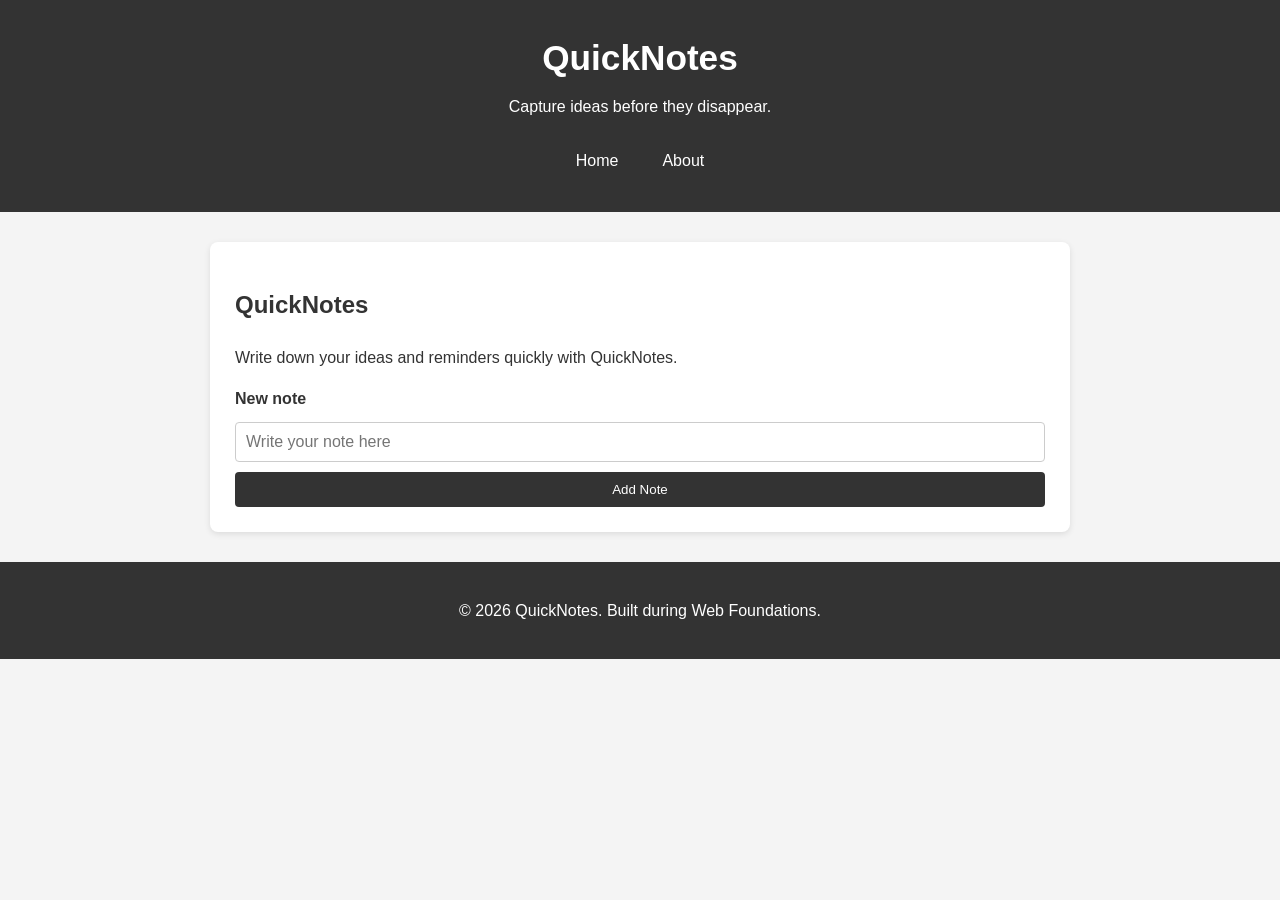
<file: day2 - Copy/index.html>
<!DOCTYPE html>
<html lang="en">
<head>
  <meta charset="UTF-8">
  <meta name="viewport" content="width=device-width, initial-scale=1.0">
  <title>QuickNotes</title>

  <!-- Shared CSS -->
  <link rel="stylesheet" href="style.css">
</head>

<body>

  <header>
    <h1>QuickNotes</h1>
    <p>Capture ideas before they disappear.</p>

    <nav>
      <a href="index.html">Home</a>
      <a href="about.html">About</a>
    </nav>
  </header>

  <main>
    <section>
      <h2>QuickNotes</h2>

      <p>
        Write down your ideas and reminders quickly with QuickNotes.
      </p>

      <form>
        <label for="note">New note</label>
        <input type="text" id="note" name="note" placeholder="Write your note here">

        <button type="submit">Add Note</button>
      </form>
    </section>
  </main>

  <footer>
    <p>&copy; 2026 QuickNotes. Built during Web Foundations.</p>
  </footer>

</body>
</html>
</file>
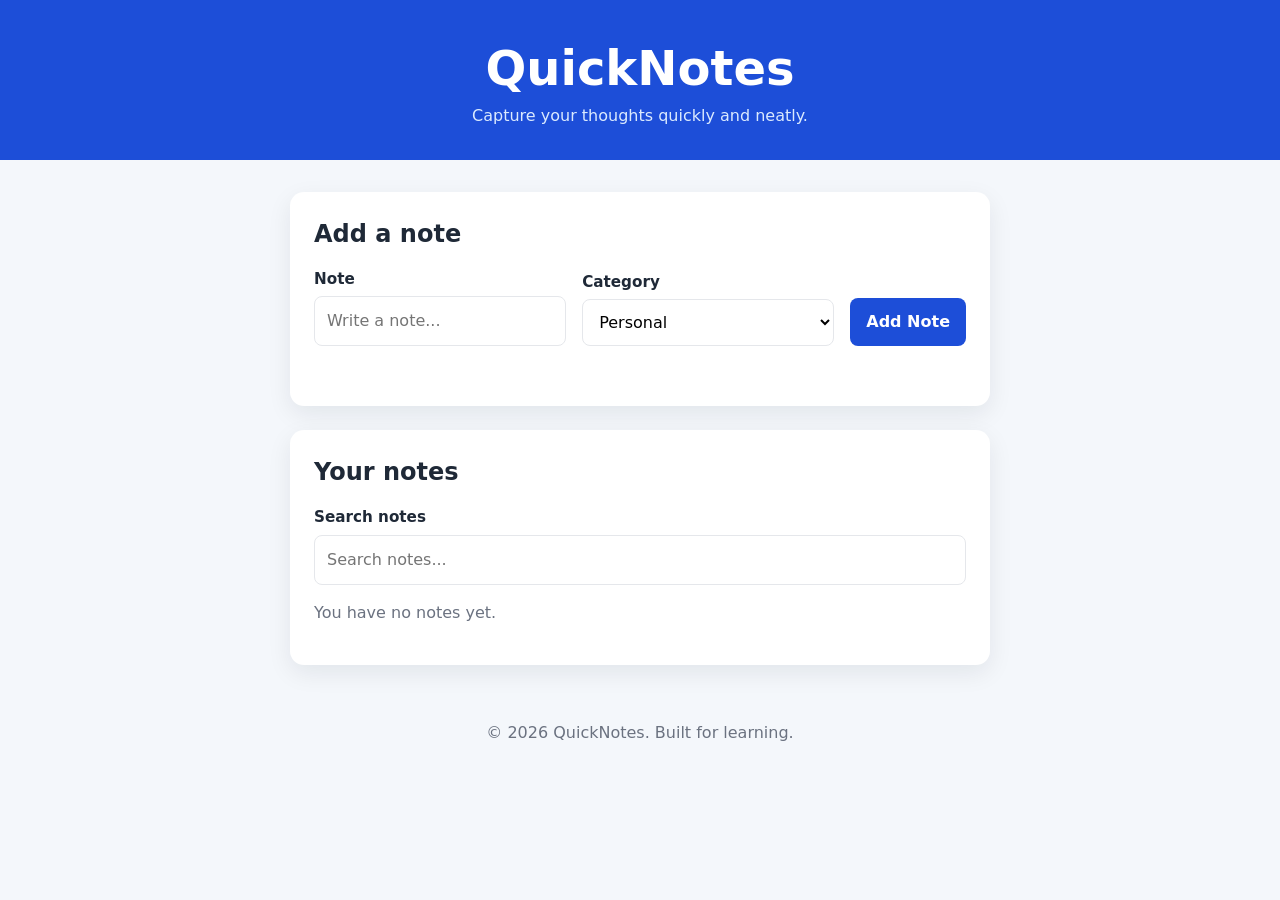
<file: day2/index.html>
<!DOCTYPE html>
<html lang="en">
<head>
  <meta charset="UTF-8">
  <meta name="viewport" content="width=device-width, initial-scale=1.0">
  <title>QuickNotes</title>
  <link rel="stylesheet" href="style.css">
  <script src="script.js" defer></script>
</head>
<body>
  <header>
    <h1>QuickNotes</h1>
    <p>Capture your thoughts quickly and neatly.</p>
  </header>

  <main>
    <section aria-labelledby="add-note-heading">
      <h2 id="add-note-heading">Add a note</h2>

      <form id="note-form">
        <div class="form-group">
          <label for="note-input">Note</label>
          <input
            id="note-input"
            name="note"
            type="text"
            placeholder="Write a note..."
            autocomplete="off"
          >
        </div>

        <div class="form-group">
          <label for="note-category">Category</label>
          <select id="note-category" name="category">
            <option value="Personal">Personal</option>
            <option value="Work">Work</option>
            <option value="Study">Study</option>
          </select>
        </div>

        <button type="submit">Add Note</button>
      </form>

      <p id="error-message" class="error" role="alert" aria-live="polite"></p>
    </section>

    <section aria-labelledby="notes-heading">
      <h2 id="notes-heading">Your notes</h2>

      <div class="search-group">
        <label for="search-input">Search notes</label>
        <input id="search-input" type="search" placeholder="Search notes...">
      </div>

      <p id="note-count"></p>
      <ul id="notes-list"></ul>
    </section>
  </main>

  <footer>
    <p>&copy; 2026 QuickNotes. Built for learning.</p>
  </footer>
</body>
</html>
</file>
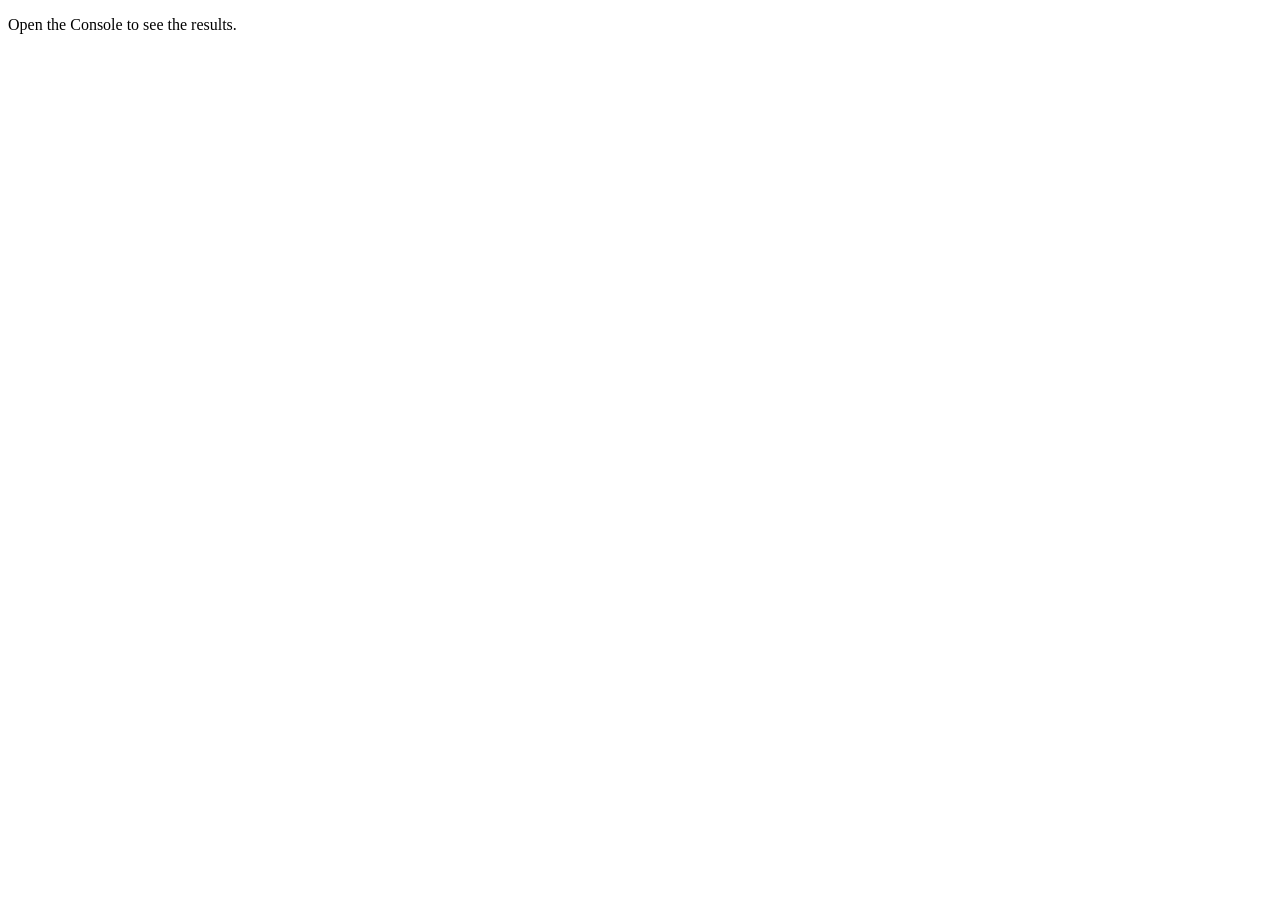
<file: day3/index.html>
<!DOCTYPE html>
<html lang="en">
<head>
    <meta charset="UTF-8">
    <meta name="viewport" content="width=device-width, initial-scale=1.0">
    <title>Notes Toolkit</title>
    <script src="script.js" defer></script>
</head>
<body>

    <p>Open the Console to see the results.</p>

</body>
</html>
</file>
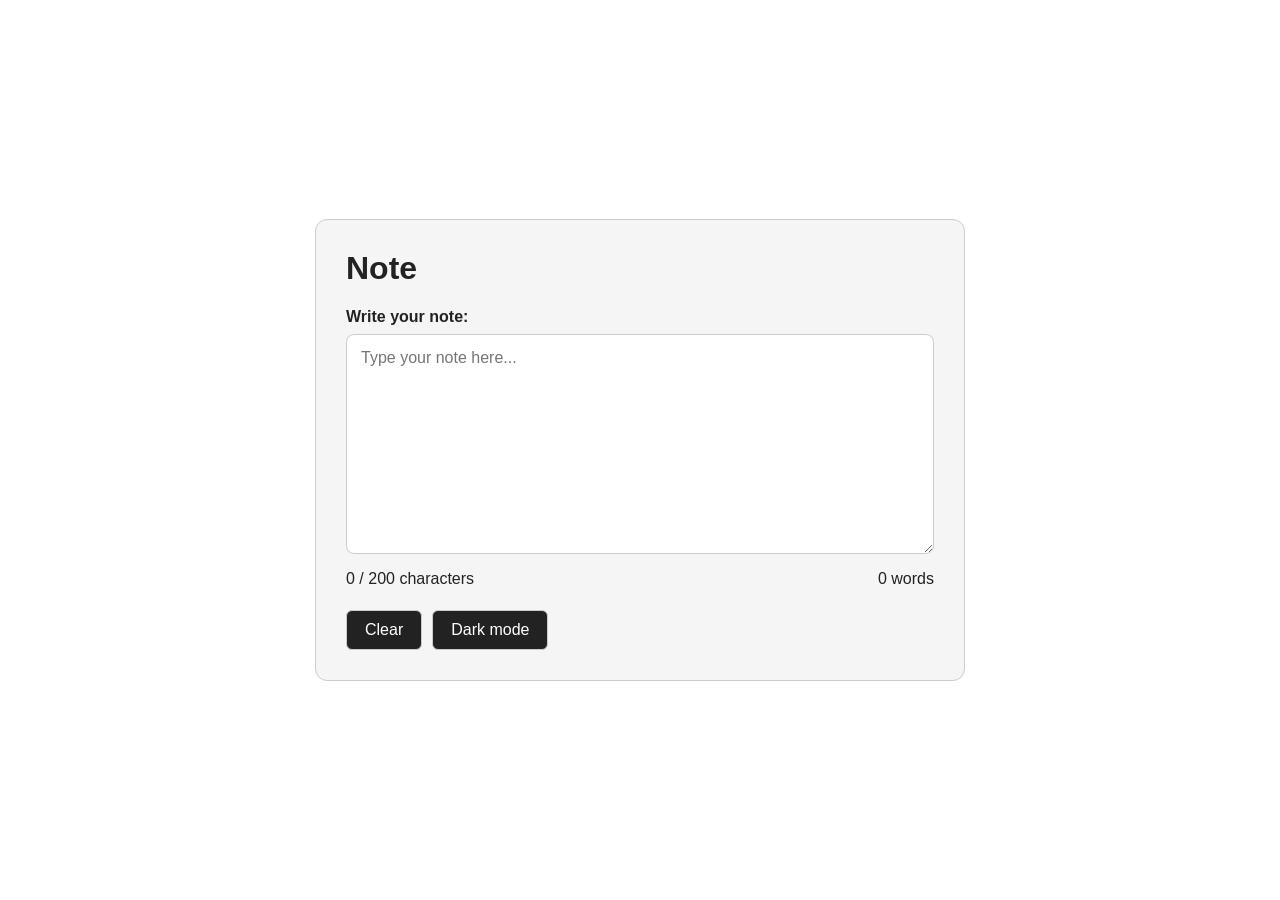
<file: day4/index.html>
<!DOCTYPE html>
<html lang="en">
<head>
    <meta charset="UTF-8">
    <meta name="viewport" content="width=device-width, initial-scale=1.0">
    <title>Day 4 - Note Counter</title>
    <link rel="stylesheet" href="style.css">
    <script src="script.js" defer></script>
</head>
<body>
    <main class="container">
        <h1>Note</h1>

        <label for="note-text">Write your note:</label>
        <textarea id="note-text" maxlength="200" placeholder="Type your note here..."></textarea>

        <div class="counters">
            <p id="char-count">0 / 200 characters</p>
            <p id="word-count">0 words</p>
        </div>

        <div class="actions">
            <button id="clear-btn" type="button">Clear</button>
            <button id="theme-toggle" type="button">Dark mode</button>
        </div>
    </main>
</body>
</html>
</file>
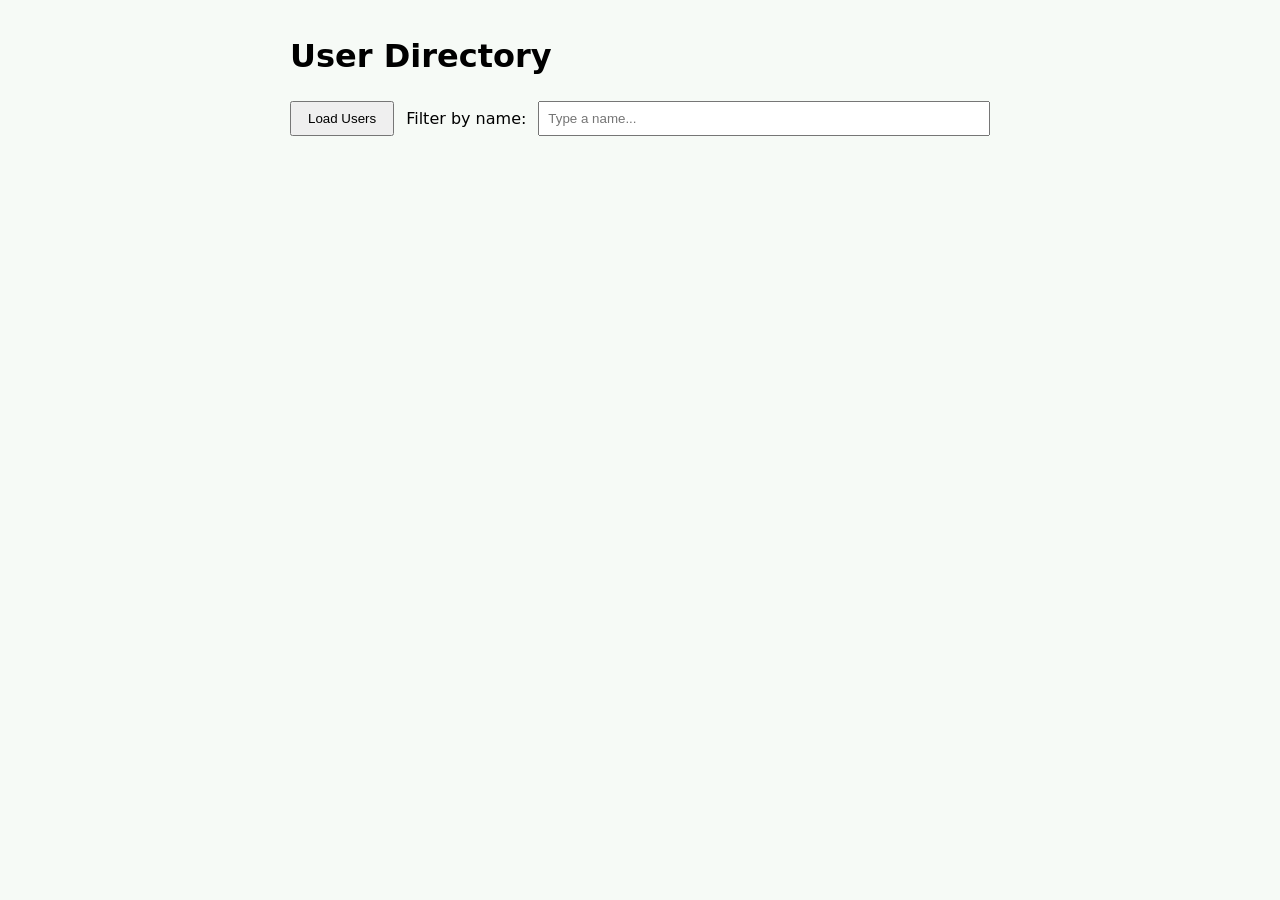
<file: day5/index.html>
<!DOCTYPE html>
<html lang="en">
<head>
  <meta charset="UTF-8" />
  <meta name="viewport" content="width=device-width, initial-scale=1.0" />
  <title>User Directory</title>
  <style>
    body {
      background-color: #f6faf6;
      font-family: system-ui, sans-serif;
      max-width: 700px;
      margin: 2rem auto;
      padding: 0 1rem;
      line-height: 1.5;
    }
    .controls {
      display: flex;
      gap: 0.75rem;
      align-items: center;
      flex-wrap: wrap;
      margin-bottom: 1rem;
    }
    button {
      padding: 0.5rem 1rem;
      cursor: pointer;
    }
    button:disabled {
      cursor: not-allowed;
      opacity: 0.6;
    }
    input {
      padding: 0.5rem;
      flex: 1;
      min-width: 200px;
    }
    #status {
      font-weight: bold;
      min-height: 1.5em;
    }
    #status.error { color: #b00020; }
    #status.success { color: #0a7a0a; }
    ul { list-style: none; padding: 0; }
    li {
      border: 1px solid #ddd;
      border-radius: 6px;
      padding: 0.75rem 1rem;
      margin-bottom: 0.75rem;
    }
    li h3 { margin: 0 0 0.25rem; }
    li p { margin: 0.15rem 0; color: #444; }
  </style>
</head>
<body>
  <h1>User Directory</h1>

  <div class="controls">
    <button id="load-users">Load Users</button>
    <label for="filter-input">Filter by name:</label>
    <input
      type="text"
      id="filter-input"
      placeholder="Type a name..."
      autocomplete="off"
    />
  </div>

  <p id="status"></p>
  <ul id="users-list"></ul>

  <script src="users.js" defer></script>
</body>
</html>
</file>
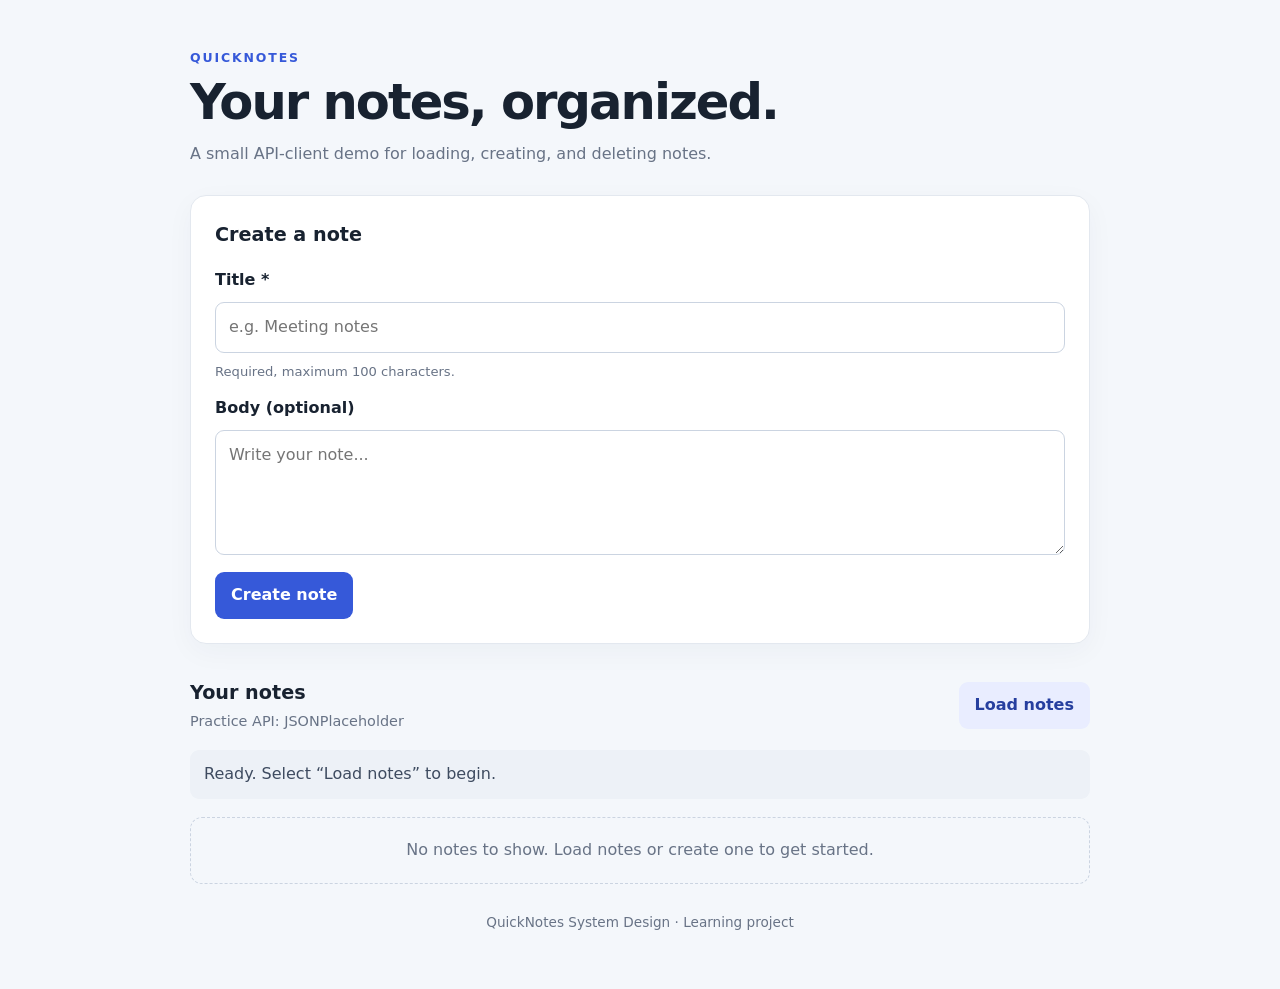
<file: day7/quicknotes-system-design/index.html>
<!doctype html>
<html lang="en">
<head>
  <meta charset="utf-8">
  <meta name="viewport" content="width=device-width, initial-scale=1">
  <title>QuickNotes</title>
  <link rel="stylesheet" href="style.css">
  <script src="api.js" defer></script>
</head>
<body>
  <main class="container">
    <header>
      <p class="eyebrow">QUICKNOTES</p>
      <h1>Your notes, organized.</h1>
      <p class="intro">A small API-client demo for loading, creating, and deleting notes.</p>
    </header>

    <section class="panel" aria-labelledby="create-heading">
      <h2 id="create-heading">Create a note</h2>
      <form id="note-form" novalidate>
        <label for="title-input">Title <span aria-hidden="true">*</span></label>
        <input id="title-input" name="title" type="text" maxlength="100" required
               placeholder="e.g. Meeting notes" aria-describedby="title-help">
        <small id="title-help">Required, maximum 100 characters.</small>
        <label for="body-input">Body (optional)</label>
        <textarea id="body-input" name="body" rows="4" placeholder="Write your note..."></textarea>
        <button id="submit-btn" type="submit">Create note</button>
      </form>
    </section>

    <section class="notes-section" aria-labelledby="notes-heading">
      <div class="section-heading">
        <div><h2 id="notes-heading">Your notes</h2><p>Practice API: JSONPlaceholder</p></div>
        <button id="load-btn" class="button-secondary" type="button">Load notes</button>
      </div>
      <p id="status" class="status" role="status" aria-live="polite">Ready. Select “Load notes” to begin.</p>
      <ul id="notes-list" aria-label="Notes list"></ul>
    </section>
    <footer>QuickNotes System Design · Learning project</footer>
  </main>
</body>
</html>
</file>
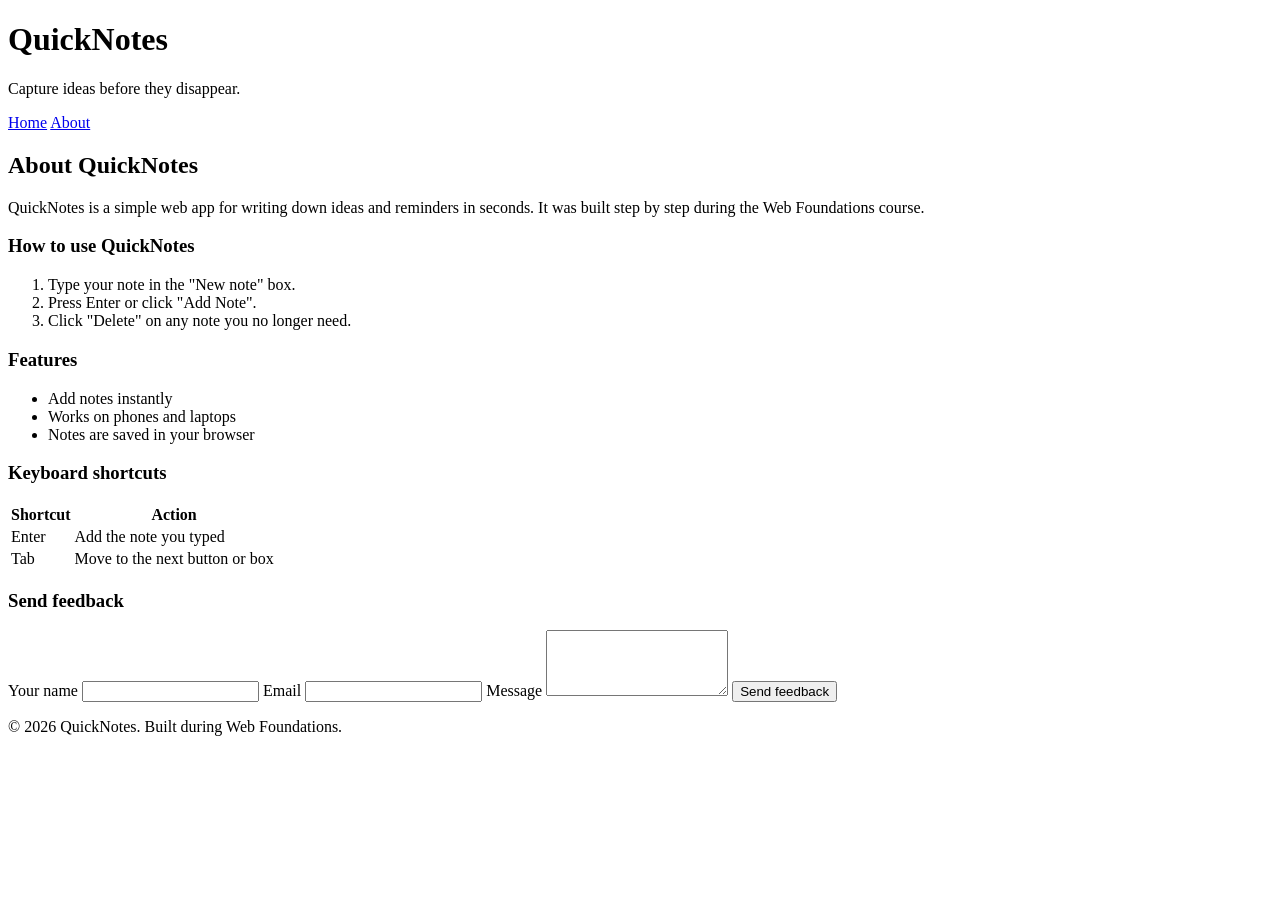
<file: day1/about.html>
<!DOCTYPE html>
<html lang="en">
  <head>
    <meta charset="UTF-8" />
    <meta name="viewport" content="width=device-width, initial-scale=1.0" />
    <title>About QuickNotes</title>
  </head>
  <body>
    <header>
      <h1>QuickNotes</h1>
      <p>Capture ideas before they disappear.</p>
      <nav>
        <a href="index.html">Home</a>
        <a href="about.html">About</a>
      </nav>
    </header>
 
    <main>
      <h2>About QuickNotes</h2>
      <p>
        QuickNotes is a simple web app for writing down ideas and reminders
        in seconds. It was built step by step during the Web Foundations course.
      </p>
 
      <section>
        <h3>How to use QuickNotes</h3>
        <ol>
          <li>Type your note in the "New note" box.</li>
          <li>Press Enter or click "Add Note".</li>
          <li>Click "Delete" on any note you no longer need.</li>
        </ol>
      </section>
 
      <section>
        <h3>Features</h3>
        <ul>
          <li>Add notes instantly</li>
          <li>Works on phones and laptops</li>
          <li>Notes are saved in your browser</li>
        </ul>
      </section>
 
      <section>
        <h3>Keyboard shortcuts</h3>
        <table>
          <thead>
            <tr>
              <th>Shortcut</th>
              <th>Action</th>
            </tr>
          </thead>
          <tbody>
            <tr>
              <td>Enter</td>
              <td>Add the note you typed</td>
            </tr>
            <tr>
              <td>Tab</td>
              <td>Move to the next button or box</td>
            </tr>
          </tbody>
        </table>
      </section>
 
      <section>
        <h3>Send feedback</h3>
        <form id="feedback-form">
          <label for="name">Your name</label>
          <input type="text" id="name" name="name" required />
 
          <label for="email">Email</label>
          <input type="email" id="email" name="email" required />
 
          <label for="message">Message</label>
          <textarea id="message" name="message" rows="4" required></textarea>
 
          <button type="submit">Send feedback</button>
        </form>
      </section>
    </main>
 
    <footer>
      <p>&copy; 2026 QuickNotes. Built during Web Foundations.</p>
    </footer>
  </body>
</html>
</file>
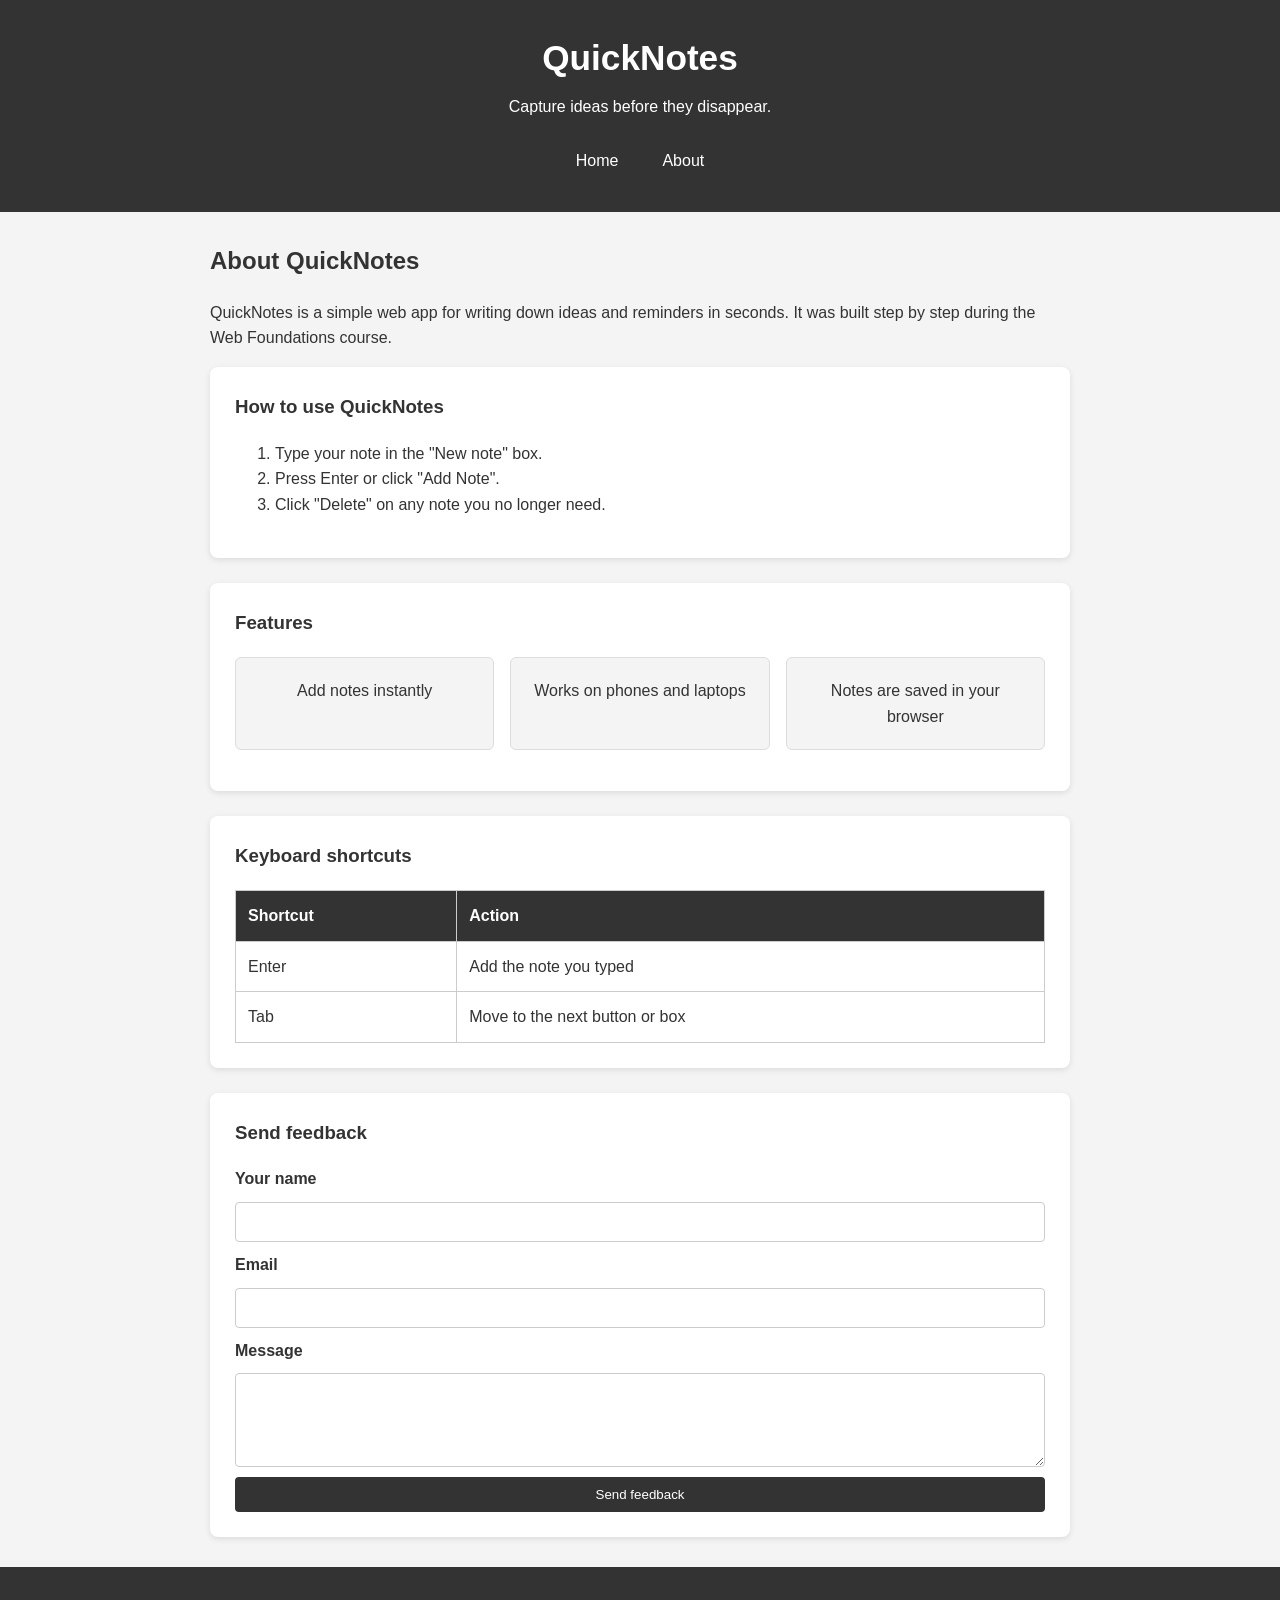
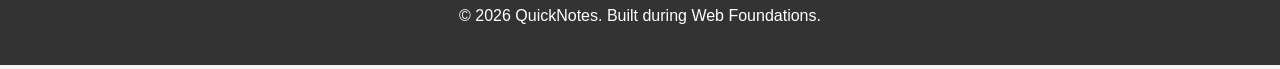
<file: day2 - Copy/about.html>
<!DOCTYPE html>
<html lang="en">

<head>
  <meta charset="UTF-8">
  <meta name="viewport" content="width=device-width, initial-scale=1.0">
  <title>About QuickNotes</title>

  <!-- Shared CSS -->
  <link rel="stylesheet" href="style.css">
</head>

<body>

  <header>
    <h1>QuickNotes</h1>
    <p>Capture ideas before they disappear.</p>

    <nav>
      <a href="index.html">Home</a>
      <a href="about.html">About</a>
    </nav>
  </header>

  <main>

    <h2>About QuickNotes</h2>

    <p>
      QuickNotes is a simple web app for writing down ideas and reminders
      in seconds. It was built step by step during the Web Foundations course.
    </p>

    <section>
      <h3>How to use QuickNotes</h3>

      <ol>
        <li>Type your note in the "New note" box.</li>
        <li>Press Enter or click "Add Note".</li>
        <li>Click "Delete" on any note you no longer need.</li>
      </ol>
    </section>

    <section>
      <h3>Features</h3>

      <!-- Required class for Day 2 -->
      <ul class="features">
        <li>Add notes instantly</li>
        <li>Works on phones and laptops</li>
        <li>Notes are saved in your browser</li>
      </ul>
    </section>

    <section>
      <h3>Keyboard shortcuts</h3>

      <table>
        <thead>
          <tr>
            <th>Shortcut</th>
            <th>Action</th>
          </tr>
        </thead>

        <tbody>
          <tr>
            <td>Enter</td>
            <td>Add the note you typed</td>
          </tr>

          <tr>
            <td>Tab</td>
            <td>Move to the next button or box</td>
          </tr>
        </tbody>
      </table>
    </section>

    <section>
      <h3>Send feedback</h3>

      <form id="feedback-form">

        <label for="name">Your name</label>
        <input type="text" id="name" name="name" required>

        <label for="email">Email</label>
        <input type="email" id="email" name="email" required>

        <label for="message">Message</label>
        <textarea id="message" name="message" rows="4" required></textarea>

        <button type="submit">Send feedback</button>

      </form>
    </section>

  </main>

  <footer>
    <p>&copy; 2026 QuickNotes. Built during Web Foundations.</p>
  </footer>

</body>
</html>
</file>
<file: day2 - Copy/style.css>
/* =========================
   RESET
   ========================= */

* {
  box-sizing: border-box;
}


/* =========================
   BASE BODY STYLES
   ========================= */

body {
  margin: 0;
  font-family: Arial, sans-serif;
  background-color: #f4f4f4;
  color: #333;
  line-height: 1.6;
}


/* =========================
   HEADER
   ========================= */

header {
  background-color: #333;
  color: white;
  text-align: center;
  padding: 30px 20px;
}

header h1 {
  margin: 0;
  font-size: 2.2rem;
}

header p {
  margin: 8px 0 20px;
}


/* =========================
   NAVIGATION
   ========================= */

nav {
  display: flex;
  justify-content: center;
  gap: 16px;
}

nav a {
  color: white;
  text-decoration: none;
  padding: 8px 14px;
  border-radius: 4px;
  transition: background-color 0.3s, color 0.3s;
}

nav a:hover {
  background-color: white;
  color: #333;
}


/* =========================
   MAIN
   ========================= */

main {
  max-width: 900px;
  margin: 30px auto;
  padding: 0 20px;
}


/* =========================
   SECTIONS / CARDS
   ========================= */

section {
  background-color: white;
  padding: 25px;
  margin-bottom: 25px;
  border-radius: 8px;
  box-shadow: 0 2px 6px rgba(0, 0, 0, 0.1);
}

section h3 {
  margin-top: 0;
}


/* =========================
   FEATURES GRID
   ========================= */

.features {
  display: grid;
  grid-template-columns: repeat(auto-fit, minmax(180px, 1fr));
  gap: 16px;
  padding: 0;
  list-style: none;
}

.features li {
  background-color: #f4f4f4;
  padding: 20px;
  border-radius: 6px;
  text-align: center;
  border: 1px solid #ddd;
}


/* =========================
   TABLE
   ========================= */

table {
  width: 100%;
  border-collapse: collapse;
}

th,
td {
  border: 1px solid #ccc;
  padding: 12px;
  text-align: left;
}

th {
  background-color: #333;
  color: white;
}


/* =========================
   FORMS
   ========================= */

form {
  display: flex;
  flex-direction: column;
  gap: 10px;
}

label {
  font-weight: bold;
}

input,
textarea {
  width: 100%;
  padding: 10px;
  border: 1px solid #ccc;
  border-radius: 4px;
  font-size: 1rem;
}

textarea {
  resize: vertical;
}


/* =========================
   BUTTONS
   ========================= */

button {
  padding: 10px 18px;
  background-color: #333;
  color: white;
  border: none;
  border-radius: 4px;
  cursor: pointer;
  transition: background-color 0.3s, transform 0.2s;
}

button:hover {
  background-color: #555;
  transform: translateY(-2px);
}


/* =========================
   FOOTER
   ========================= */

footer {
  text-align: center;
  padding: 20px;
  background-color: #333;
  color: white;
  margin-top: 30px;
}


/* =========================
   MOBILE RESPONSIVE
   ========================= */

@media (max-width: 600px) {

  header {
    padding: 20px 10px;
  }

  header h1 {
    font-size: 1.7rem;
  }

  header p {
    font-size: 0.9rem;
  }

  nav {
    gap: 8px;
  }

  main {
    margin: 20px auto;
    padding: 0 10px;
  }

  section {
    padding: 18px;
  }

  th,
  td {
    padding: 8px;
  }

}
</file>
<file: day2/style.css>
:root {
  --bg: #f4f7fb;
  --card: #ffffff;
  --text: #1f2937;
  --muted: #6b7280;
  --header: #1d4ed8;
  --header-dark: #1e40af;
  --border: #e5e7eb;
  --error: #dc2626;
  --personal: #0d9488;
  --work: #991b1b;
  --study: #2563eb;
}

* {
  box-sizing: border-box;
  margin: 0;
  padding: 0;
}

body {
  font-family: system-ui, -apple-system, BlinkMacSystemFont, "Segoe UI", sans-serif;
  background: var(--bg);
  color: var(--text);
  line-height: 1.5;
  min-height: 100vh;
}

header {
  background: var(--header);
  color: white;
  padding: 2rem 1rem;
  text-align: center;
}

header h1 {
  font-size: clamp(2rem, 5vw, 3rem);
}

header p {
  color: #dbeafe;
}

main {
  width: min(700px, 100% - 2rem);
  margin: 2rem auto;
  display: grid;
  gap: 1.5rem;
}

section {
  background: var(--card);
  border-radius: 14px;
  padding: 1.5rem;
  box-shadow: 0 8px 24px rgba(15, 23, 42, 0.08);
}

section h2 {
  margin-bottom: 1rem;
}

#note-form {
  display: flex;
  align-items: flex-end;
  gap: 1rem;
  flex-wrap: wrap;
}

.form-group,
.search-group {
  display: flex;
  flex-direction: column;
  gap: 0.35rem;
  flex: 1 1 180px;
}

label {
  font-weight: 600;
  font-size: 0.95rem;
}

input,
select {
  width: 100%;
  padding: 0.75rem;
  border: 1px solid var(--border);
  border-radius: 8px;
  font: inherit;
  background: white;
}

input:focus,
select:focus {
  outline: 2px solid #93c5fd;
  border-color: var(--header);
}

button {
  border: none;
  border-radius: 8px;
  padding: 0.75rem 1rem;
  font: inherit;
  font-weight: 700;
  color: white;
  background: var(--header);
  cursor: pointer;
  transition: background-color 0.2s ease, transform 0.2s ease;
}

button:hover {
  background: var(--header-dark);
  transform: translateY(-1px);
}

.error {
  color: var(--error);
  min-height: 1.5rem;
  margin-top: 0.75rem;
  font-weight: 600;
}

#note-count {
  color: var(--muted);
  margin: 1rem 0;
}

#notes-list {
  list-style: none;
  display: grid;
  gap: 0.75rem;
}

.note-card {
  padding: 1rem;
  border: 1px solid var(--border);
  border-left: 6px solid var(--border);
  border-radius: 10px;
  margin: 0;
  background: #fff;
}

.category-personal {
  border-left-color: var(--personal);
}

.category-work {
  border-left-color: var(--work);
}

.category-study {
  border-left-color: var(--study);
}

.note-text {
  margin-bottom: 0.75rem;
  overflow-wrap: anywhere;
}

.note-meta {
  display: flex;
  align-items: center;
  gap: 0.75rem;
  flex-wrap: wrap;
  color: var(--muted);
  font-size: 0.9rem;
}

.note-category {
  font-weight: 700;
  color: var(--text);
}

.note-date {
  flex: 1;
}

.delete-btn {
  background: #ef4444;
  padding: 0.45rem 0.7rem;
  font-size: 0.85rem;
}

.delete-btn:hover {
  background: #b91c1c;
}

footer {
  text-align: center;
  padding: 1.5rem 1rem;
  color: var(--muted);
}

@media (max-width: 600px) {
  #note-form {
    flex-direction: column;
    align-items: stretch;
  }

  main {
    width: min(100% - 1rem, 700px);
    margin: 1rem auto;
  }

  section {
    padding: 1rem;
  }

  .note-meta {
    align-items: flex-start;
    flex-direction: column;
  }

  .delete-btn {
    width: 100%;
  }
}
</file>
<file: day4/style.css>
:root {
    --bg-color: #ffffff;
    --text-color: #222222;
    --card-color: #f5f5f5;
    --border-color: #cccccc;
    --button-bg: #222222;
    --button-text: #ffffff;
    --warning-color: #e67e22;
    --over-color: #d32f2f;
}

body.dark {
    --bg-color: #181818;
    --text-color: #f1f1f1;
    --card-color: #252525;
    --border-color: #555555;
    --button-bg: #f1f1f1;
    --button-text: #181818;
}

* {
    box-sizing: border-box;
}

body {
    margin: 0;
    min-height: 100vh;
    display: flex;
    justify-content: center;
    align-items: center;
    padding: 20px;
    background: var(--bg-color);
    color: var(--text-color);
    font-family: Arial, sans-serif;
    transition: background-color 0.2s, color 0.2s;
}

.container {
    width: 100%;
    max-width: 650px;
    padding: 30px;
    background: var(--card-color);
    border: 1px solid var(--border-color);
    border-radius: 12px;
}

h1 {
    margin-top: 0;
}

label {
    display: block;
    margin-bottom: 8px;
    font-weight: bold;
}

textarea {
    width: 100%;
    min-height: 220px;
    padding: 14px;
    resize: vertical;
    border: 1px solid var(--border-color);
    border-radius: 8px;
    background: var(--bg-color);
    color: var(--text-color);
    font: inherit;
}

textarea:focus {
    outline: 2px solid var(--button-bg);
    outline-offset: 2px;
}

.counters {
    display: flex;
    justify-content: space-between;
    gap: 15px;
}

.counters p {
    margin: 12px 0;
}

.warning {
    color: var(--warning-color);
}

.over {
    color: var(--over-color);
    font-weight: bold;
}

.actions {
    display: flex;
    gap: 10px;
    margin-top: 10px;
}

button {
    padding: 10px 18px;
    border: 1px solid var(--border-color);
    border-radius: 6px;
    background: var(--button-bg);
    color: var(--button-text);
    cursor: pointer;
    font: inherit;
}

button:hover {
    opacity: 0.85;
}
</file>
<file: day7/quicknotes-system-design/style.css>
:root {
  color-scheme: light;
  --ink: #182230;
  --muted: #687386;
  --line: #e3e8ef;
  --surface: #ffffff;
  --background: #f4f7fb;
  --primary: #3659d9;
  --primary-dark: #2444b7;
}
* { box-sizing: border-box; }
body {
  margin: 0;
  background: var(--background);
  color: var(--ink);
  font-family: Inter, ui-sans-serif, system-ui, -apple-system, BlinkMacSystemFont, "Segoe UI", sans-serif;
  line-height: 1.55;
}
.container { width: min(900px, calc(100% - 32px)); margin: 48px auto; }
header { margin-bottom: 28px; }
.eyebrow { color: var(--primary); font-size: .78rem; font-weight: 800; letter-spacing: .15em; margin: 0 0 8px; }
h1 { font-size: clamp(2rem, 5vw, 3.1rem); letter-spacing: -.04em; line-height: 1.1; margin: 0 0 12px; }
h2 { margin: 0 0 14px; font-size: 1.2rem; }
h3 { margin: 0 0 6px; font-size: 1.05rem; overflow-wrap: anywhere; }
p { margin-top: 0; }
.intro, .section-heading p, small { color: var(--muted); }
.panel, .note-card {
  background: var(--surface); border: 1px solid var(--line); border-radius: 16px;
  box-shadow: 0 8px 28px rgba(23, 42, 79, .04);
}
.panel { padding: 24px; margin-bottom: 34px; }
form { display: grid; gap: 9px; }
label { font-weight: 650; margin-top: 5px; }
input, textarea {
  width: 100%; border: 1px solid #cbd4e1; border-radius: 9px; padding: 12px 13px;
  font: inherit; background: #fff; color: var(--ink);
}
input:focus, textarea:focus { outline: 3px solid rgba(54, 89, 217, .16); border-color: var(--primary); }
small { font-size: .82rem; }
button {
  width: fit-content; border: 0; border-radius: 9px; padding: 11px 16px;
  background: var(--primary); color: #fff; font: inherit; font-weight: 700; cursor: pointer;
}
button:hover:not(:disabled) { background: var(--primary-dark); }
button:disabled { opacity: .62; cursor: wait; }
form button { margin-top: 8px; }
.button-secondary { background: #e9edff; color: #263f9f; }
.button-secondary:hover:not(:disabled) { background: #dbe2ff; }
.section-heading { display: flex; align-items: center; justify-content: space-between; gap: 16px; }
.section-heading h2 { margin-bottom: 2px; }
.section-heading p { margin-bottom: 0; font-size: .9rem; }
.status { padding: 12px 14px; border-radius: 9px; background: #edf1f7; color: #3e4b60; margin: 18px 0; }
.status-success { background: #e8f8ee; color: #17683b; }
.status-error { background: #fff0ef; color: #a12a24; }
.status-loading { background: #fff7df; color: #805b08; }
#notes-list { list-style: none; padding: 0; margin: 0; display: grid; gap: 12px; }
.note-card { padding: 18px; display: flex; justify-content: space-between; align-items: flex-start; gap: 18px; }
.note-content { min-width: 0; }
.note-content p { white-space: pre-wrap; overflow-wrap: anywhere; margin: 0 0 10px; color: #475467; }
.delete-button { flex-shrink: 0; background: #fff0ef; color: #a12a24; }
.delete-button:hover:not(:disabled) { background: #ffdedb; }
.empty-state { color: var(--muted); padding: 20px; border: 1px dashed #cbd4e1; border-radius: 12px; text-align: center; }
footer { color: var(--muted); font-size: .85rem; padding: 28px 0 8px; text-align: center; }
@media (max-width: 560px) {
  .container { margin: 28px auto; }
  .panel { padding: 18px; }
  .section-heading { align-items: flex-start; flex-direction: column; }
  .note-card { flex-direction: column; }
}
</file>
